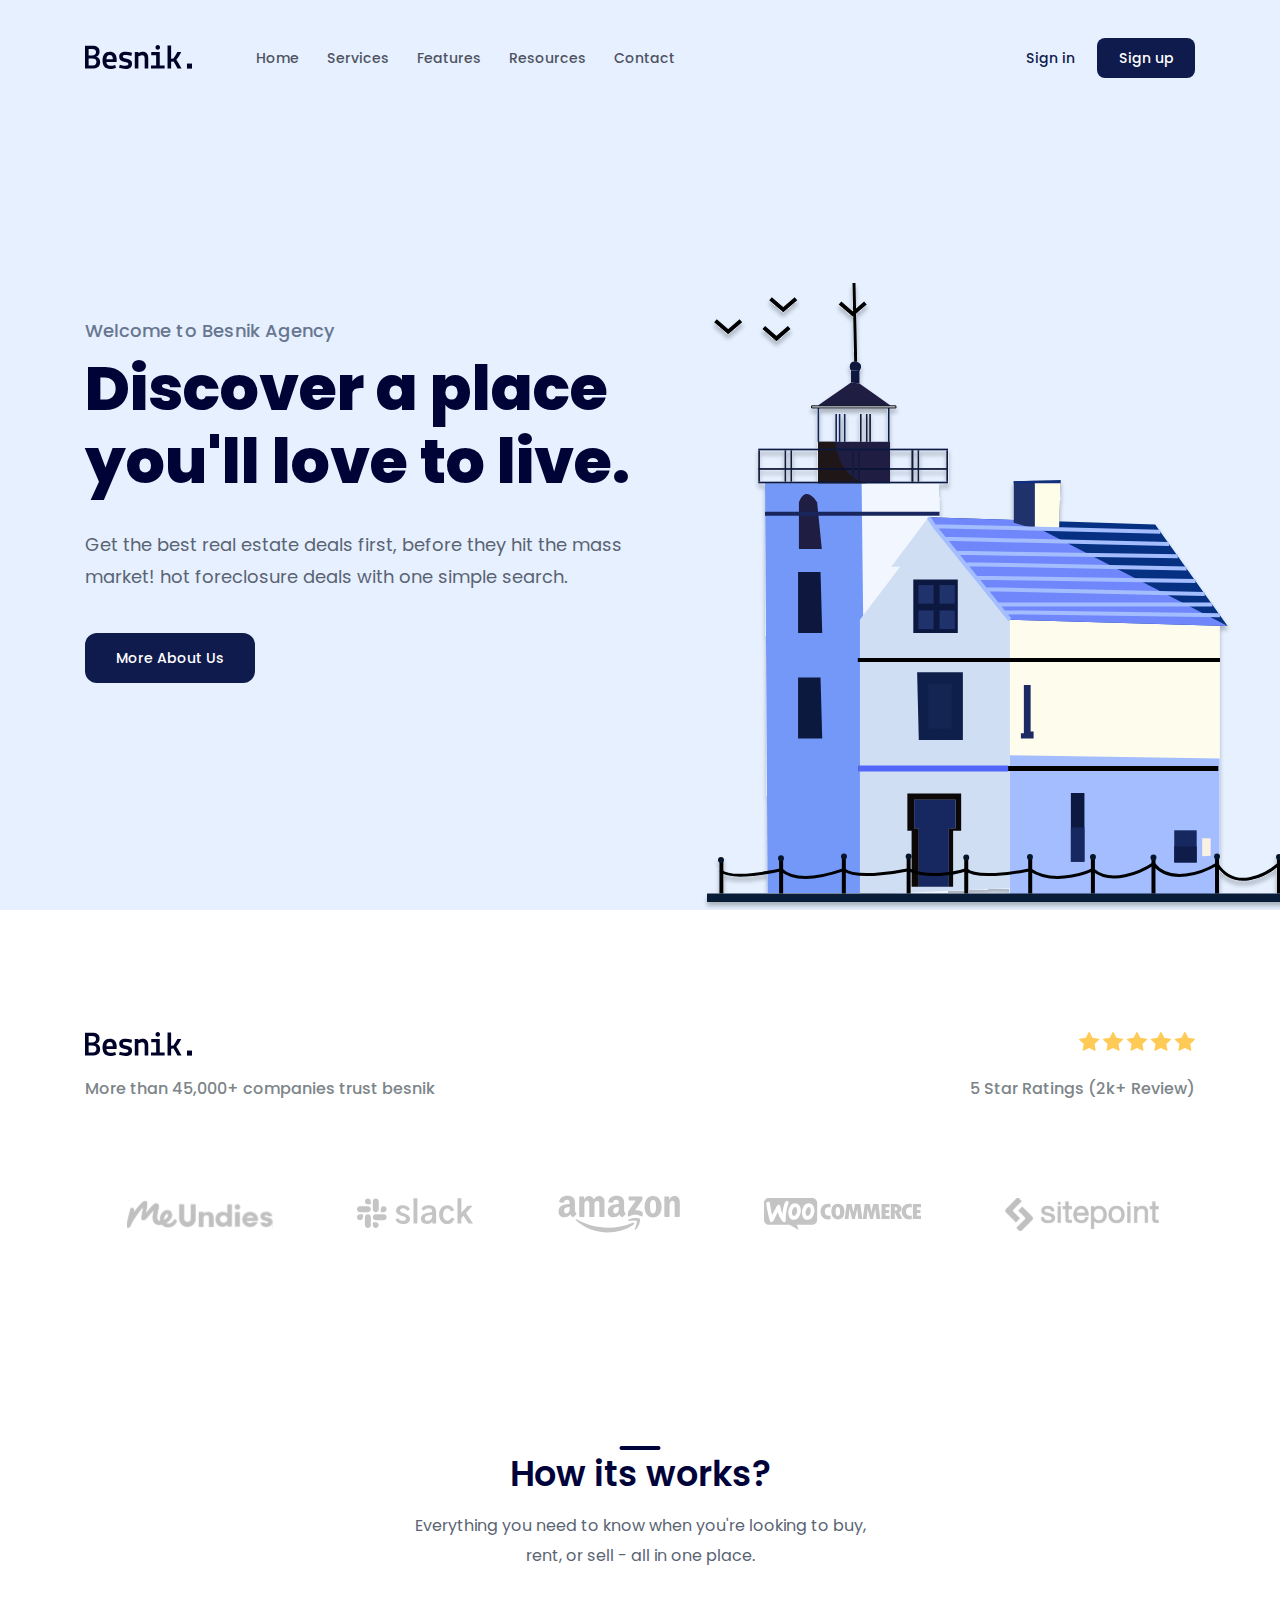
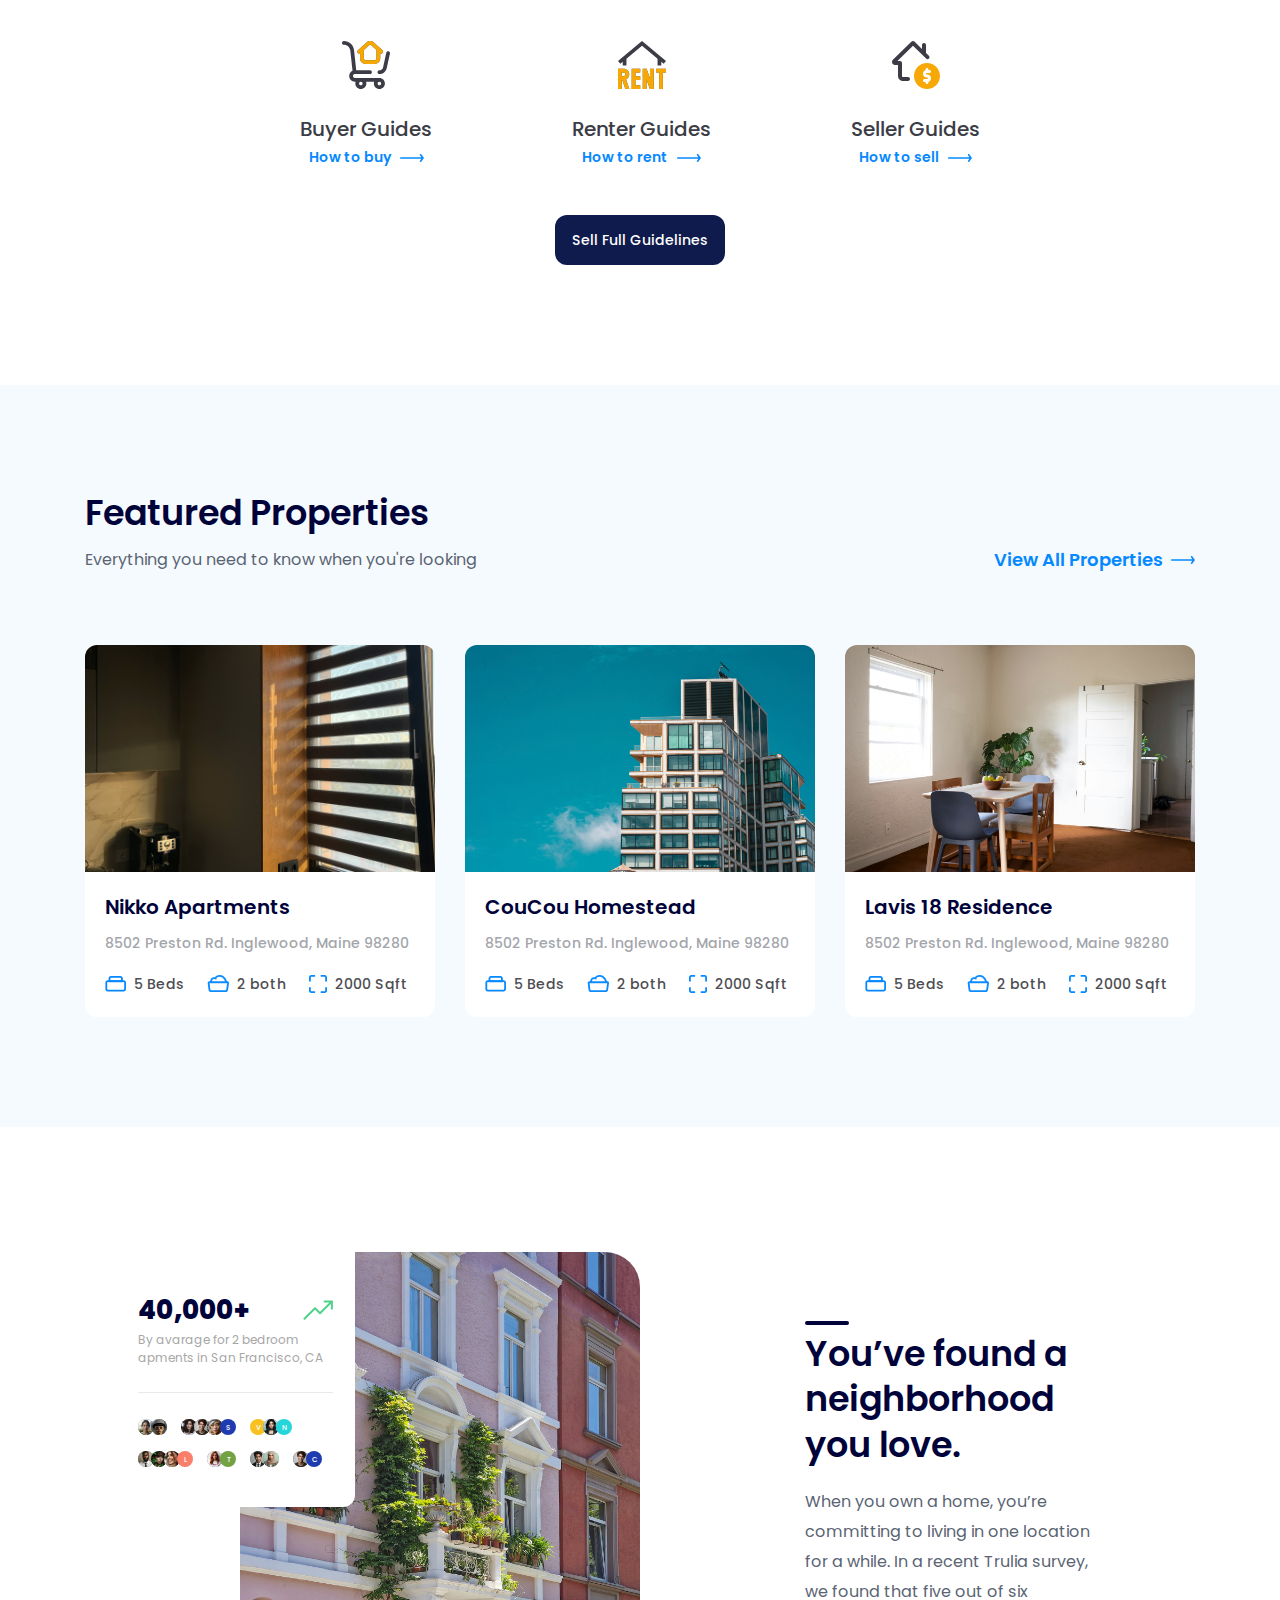
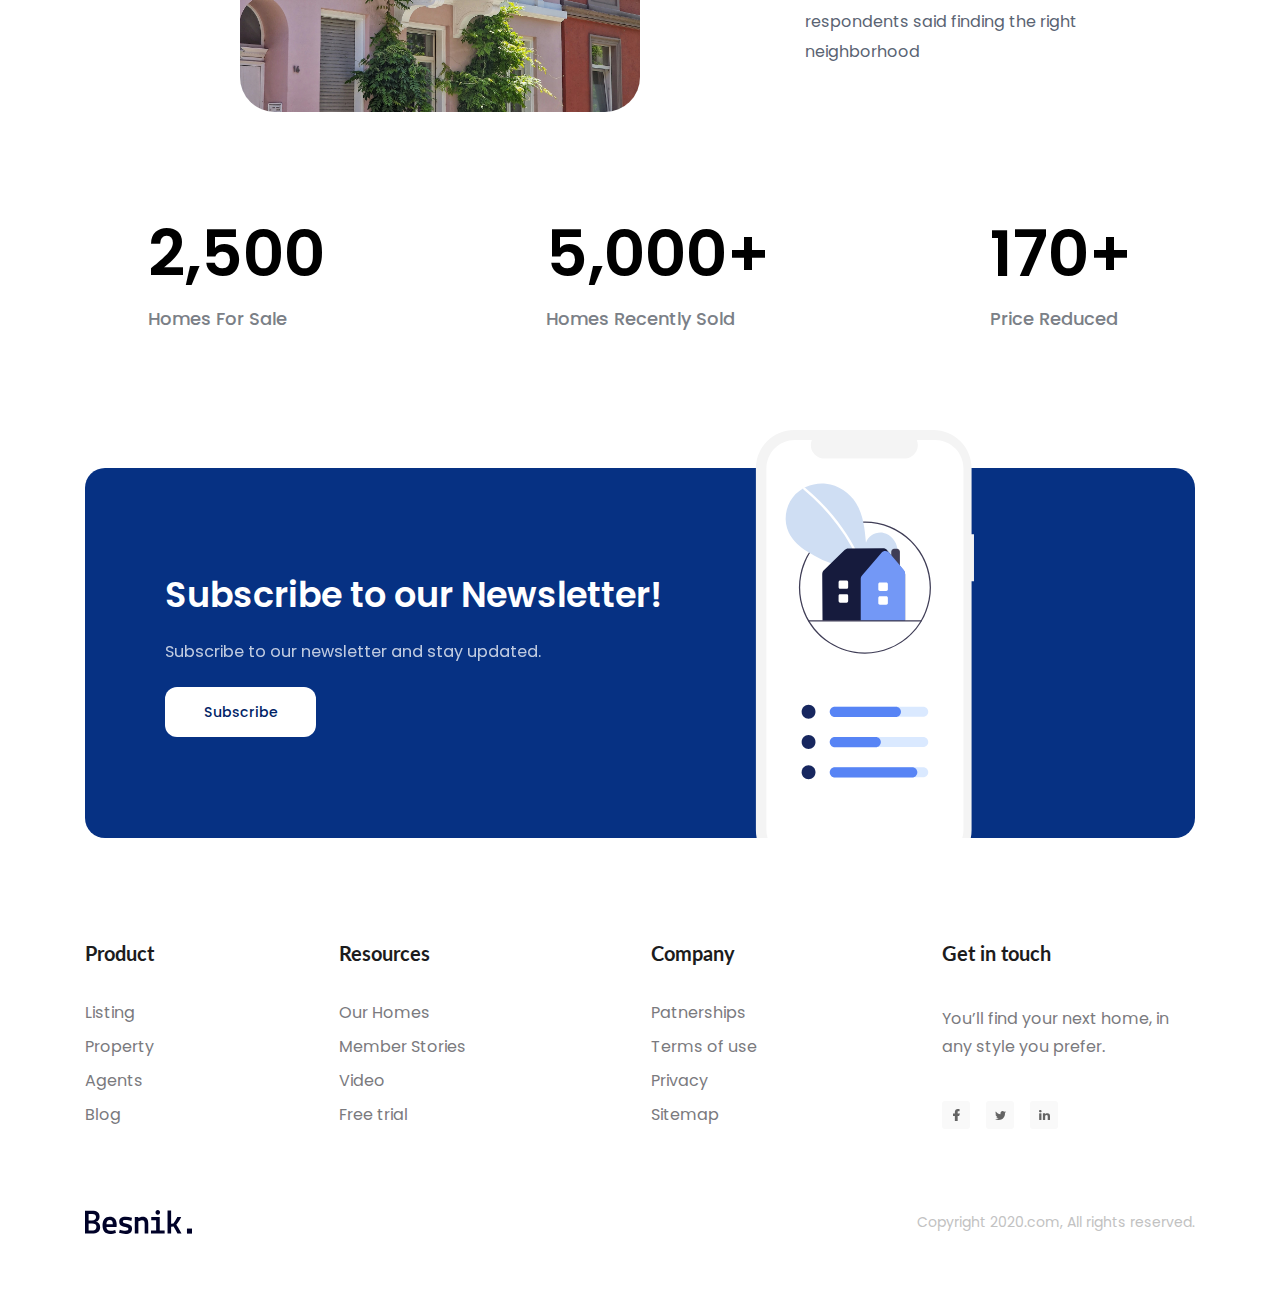
<file: index.html>
<!DOCTYPE html>
<html lang="en">

<head>
    <meta charset="UTF-8">
    <meta name="viewport" content="width=device-width, initial-scale=1.0">
    <title>Real EsTate</title>

    <!-- Favicon -->
    <link rel="apple-touch-icon" sizes="57x57" href="./assets/favicon/apple-icon-57x57.png">
    <link rel="apple-touch-icon" sizes="60x60" href="./assets/favicon/apple-icon-60x60.png">
    <link rel="apple-touch-icon" sizes="72x72" href="./assets/favicon/apple-icon-72x72.png">
    <link rel="apple-touch-icon" sizes="76x76" href="./assets/favicon/apple-icon-76x76.png">
    <link rel="apple-touch-icon" sizes="114x114" href="./assets/favicon/apple-icon-114x114.png">
    <link rel="apple-touch-icon" sizes="120x120" href="./assets/favicon/apple-icon-120x120.png">
    <link rel="apple-touch-icon" sizes="144x144" href="./assets/favicon/apple-icon-144x144.png">
    <link rel="apple-touch-icon" sizes="152x152" href="./assets/favicon/apple-icon-152x152.png">
    <link rel="apple-touch-icon" sizes="180x180" href="./assets/favicon/apple-icon-180x180.png">
    <link rel="icon" type="image/png" sizes="192x192" href="./assets/favicon/android-icon-192x192.png">
    <link rel="icon" type="image/png" sizes="32x32" href="./assets/favicon/favicon-32x32.png">
    <link rel="icon" type="image/png" sizes="96x96" href="./assets/favicon/favicon-96x96.png">
    <link rel="icon" type="image/png" sizes="16x16" href="./assets/favicon/favicon-16x16.png">
    <link rel="manifest" href="./assets/favicon/manifest.json">
    <meta name="msapplication-TileColor" content="#ffffff">
    <meta name="msapplication-TileImage" content="./assets/favicon/ms-icon-144x144.png">
    <meta name="theme-color" content="#ffffff">

    <!-- Reset CSS -->
    <link rel="stylesheet" href="./assets/css/reset.css">

    <!--Embed Laton Fonts -->
    <link rel="preconnect" href="https://fonts.googleapis.com">
    <link rel="preconnect" href="https://fonts.gstatic.com" crossorigin>
    <link href="https://fonts.googleapis.com/css2?family=Lato:wght@700&display=swap" rel="stylesheet">

    <!-- Styles-->
    <link rel="stylesheet" href="./assets/fonts/stylesheet.css">
    <link rel="stylesheet" href="./assets/css/styles.css">
    <link rel="stylesheet" href="./assets/css/responsive.css">
</head>

<body>
    <!-- PC Header -->
    <header class="fixed-header">
        <div class="content">
            <!-- Navbar -->
            <nav class="navbar">
                <!-- Tablet & Mobile Menu Icon -->
                <label for="menu-checkbox" class="toggle-menu">
                    <svg xmlns="http://www.w3.org/2000/svg" viewBox="0 0 448 512">
                        <path fill="currentColor"
                            d="M0 96C0 78.3 14.3 64 32 64l384 0c17.7 0 32 14.3 32 32s-14.3 32-32 32L32 128C14.3 128 0 113.7 0 96zM0 256c0-17.7 14.3-32 32-32l384 0c17.7 0 32 14.3 32 32s-14.3 32-32 32L32 288c-17.7 0-32-14.3-32-32zM448 416c0 17.7-14.3 32-32 32L32 448c-17.7 0-32-14.3-32-32s14.3-32 32-32l384 0c17.7 0 32 14.3 32 32z" />
                    </svg>
                </label>
                <!-- Logo -->
                <a href="#">
                    <img src="./assets/img/logo.svg" class="logo" alt="Besnik.">
                </a>
                <!-- Navigation -->
                <ul id="pc-nav">
                    <!-- <li><a href="#">Home</a></li>
                    <li><a href="#services">Services</a></li>
                    <li><a href="#features">Features</a></li>
                    <li><a href="#resources">Resources</a></li>
                    <li><a href="#contact">Contact</a></li> -->
                    <li><a href="#">Home</a></li>
                    <li><a href="#services">Services</a></li>
                    <li><a href="#features">Features</a></li>
                    <li><a href="#resources">Resources</a></li>
                    <li><a href="#contact">Contact</a></li>
                    <li class="show-on-mobile separate"><a href="#!">Sign in</a></li>
                    <li class="show-on-mobile"><a href="#!">Sign up</a></li>
                </ul>
                <!-- Button Action -->
                <div class="actions">
                    <a href="#!" class="action-link">Sign in</a>
                    <a href="#!" class="btn action-btn">Sign up</a>
                </div>
            </nav>
        </div>
    </header>

    <!-- Tablet & Mobile Header -->
    <header class="mobile-header">
        <input type="checkbox" name="" id="menu-checkbox" class="menu-checkbox" hidden>

        <!-- Overlay -->
        <label for="menu-checkbox" class="menu-overlay"></label>

        <!-- Menu Content -->
        <div class="menu-drawer">
            <!-- Logo -->
            <a href="#">
                <img src="./assets/img/logo.svg" alt="Besnik.">
            </a>
            <!-- Navigation -->
            <ul id="mobile-nav">
                <script>
                    const pcNav = document.querySelector('#pc-nav');
                    const mobileNav = document.querySelector('#mobile-nav');

                    // Copy from PC Nav to Mobile Nav
                    mobileNav.innerHTML = pcNav.innerHTML;
                </script>
            </ul>
        </div>
    </header>

    <main>
        <!-- Hero -->
        <div class="hero-wrap">
            <div class="content">
                <div class="info">
                    <p class="sub-title">Welcome to Besnik Agency</p>
                    <h1 class="title">Discover a place
                        you'll love to live.</h1>
                    <p class="desc">Get the best real estate deals first, before they hit the mass market! hot
                        foreclosure deals with one simple search.</p>
                    <!-- cta: call to action -->
                    <a href="#!" class="btn hero-cta">More About Us</a>
                </div>
                <img src="./assets/img/hero-img.svg" alt="Discover a place
                            you'll love to live." class="hero-img">
            </div>
        </div>
        <!-- Clients -->
        <div class="clients">
            <div class="content">
                <div class="row">
                    <!-- Logo -->
                    <img src="./assets/img/logo.svg" alt="Besnik." class="logo">
                    <div class="stars">
                        <!-- Stars -->
                        <img src="./assets/img/stars.svg" alt="stars">
                    </div>
                </div>

                <div class="row row-desc">
                    <p class="desc">More than 45,000+ companies trust besnik</p>
                    <p class="desc hide-on-mobile">5 Star Ratings (2k+ Review)</p>
                </div>

                <div class="images">
                    <a href="#!">
                        <img src="./assets/img/meundies.svg" alt="Meundies">
                    </a>

                    <a href="#!">
                        <img src="./assets/img/slack.svg" alt="Slack">
                    </a>

                    <a href="#!">
                        <img src="./assets/img/amazon-union.svg" alt="Amazon">
                    </a>

                    <a href="#!">
                        <img src="./assets/img/woo.svg" alt="WooCommerce">
                    </a>

                    <a href="#!">
                        <img src="./assets/img/sitepoint.svg" alt="Sitepoint">
                    </a>

                </div>
            </div>
        </div>
        <!-- Guides -->
        <div id="services" class="guides">
            <div class="content">
                <h2 class="sub-title">How its works?</h2>
                <p class="desc">
                    Everything you need to know when you're looking to buy, rent, or sell - all in one place.
                </p>
                <!-- List guide -->
                <ul class="list-guide">
                    <li class="guide-item">
                        <img src="./assets/img/buyer.svg" alt="Buyer" class="icon">
                        <h3 class="title">Buyer Guides</h3>
                        <a href="#!" class="link">
                            <span>How to buy</span>
                            <img src="./assets/img/arrow-right.svg" alt="Arrow right" class="arrow">
                        </a>
                    </li>
                    <li class="guide-item">
                        <img src="./assets/img/renter.svg" alt="Renter" class="icon">
                        <h3 class="title">Renter Guides</h3>
                        <a href="#!" class="link">
                            <span>How to rent</span>
                            <img src="./assets/img/arrow-right.svg" alt="Arrow right" class="arrow">
                        </a>
                    </li>
                    <li class="guide-item">
                        <img src="./assets/img/seller.svg" alt="Seller" class="icon">
                        <h3 class="title">Seller Guides</h3>
                        <a href="#!" class="link">
                            <span>How to sell</span>
                            <img src="./assets/img/arrow-right.svg" alt="Arrow right" class="arrow">
                        </a>
                    </li>
                </ul>
                <div class="guilde-cta">
                    <a href="#!" class="btn">Sell Full Guidelines</a>
                </div>
            </div>
        </div>
        <!-- Featured -->
        <div id="features" class="featured">
            <div class="content">
                <header>
                    <h2 class="sub-title">Featured Properties</h2>
                    <div class="row">
                        <p class="desc">Everything you need to know when you're looking</p>
                        <a href="#!" class="link">
                            <span>View All Properties</span>
                            <img src="./assets/img/arrow-right.svg" alt="Arrow right" class="arrow">
                        </a>
                    </div>
                </header>
                <!-- Featured List -->
                <div class="list">
                    <!-- Featured Item 1 -->
                    <div class="item">
                        <a href="#!">
                            <img src="./assets/img/appartment-1.jpg" alt="Nikko Apartments" class="thumb">
                        </a>
                        <div class="body">
                            <h3 class="title">
                                <a href="#!" class="line-clamp">Nikko Apartments</a>
                            </h3>
                            <p class="desc line-clamp">8502 Preston Rd. Inglewood, Maine 98280</p>
                            <div class="info">
                                <img src="./assets/img/beds.svg" alt="Beds" class="icon">
                                <span class="label">5 Beds</span>
                                <img src="./assets/img/both.svg" alt="Both" class="icon">
                                <span class="label">2 both</span>
                                <img src="./assets/img/sqft.svg" alt="Sqft" class="icon">
                                <span class="label">2000 Sqft</span>
                            </div>
                        </div>
                    </div>
                    <!-- Featured Item 2 -->
                    <div class="item">
                        <a href="#!">
                            <img src="./assets/img/appartment-2.jpg" alt="CouCou Homestead" class="thumb">
                        </a>
                        <div class="body">
                            <h3 class="title">
                                <a href="#!" class="line-clamp">CouCou Homestead</a>
                            </h3>
                            <p class="desc line-clamp">8502 Preston Rd. Inglewood, Maine 98280</p>
                            <div class="info">
                                <img src="./assets/img/beds.svg" alt="Beds" class="icon">
                                <span class="label">5 Beds</span>
                                <img src="./assets/img/both.svg" alt="Both" class="icon">
                                <span class="label">2 both</span>
                                <img src="./assets/img/sqft.svg" alt="Sqft" class="icon">
                                <span class="label">2000 Sqft</span>
                            </div>
                        </div>
                    </div>
                    <!-- Featured Item 3 -->
                    <div class="item">
                        <a href="#!">
                            <img src="./assets/img/appartment-3.jpg" alt="Lavis 18 Residence" class="thumb">
                        </a>
                        <div class="body">
                            <h3 class="title">
                                <a href="#!" class="line-clamp">Lavis 18 Residence</a>
                            </h3>
                            <p class="desc line-clamp">8502 Preston Rd. Inglewood, Maine 98280</p>
                            <div class="info">
                                <img src="./assets/img/beds.svg" alt="Beds" class="icon">
                                <span class="label">5 Beds</span>
                                <img src="./assets/img/both.svg" alt="Both" class="icon">
                                <span class="label">2 both</span>
                                <img src="./assets/img/sqft.svg" alt="Sqft" class="icon">
                                <span class="label">2000 Sqft</span>
                            </div>
                        </div>
                    </div>
                </div>

                <div class="view-all show-on-mobile">
                    <a href="#!" class="btn">View All Properties</a>
                </div>
            </div>
        </div>
        <!-- Stats -->
        <div id="resources" class="stats">
            <div class="content">
                <div class="row">
                    <div class="img-block">
                        <img class="image" src="./assets/img/stats-img.jpg" alt="You’ve found a neighborhood you love.">
                        <!-- Stats Trend -->
                        <div class="stats-trend">
                            <div class="row">
                                <strong class="value">40,000+</strong>
                                <img src="./assets/img/arrow-trend.svg" alt="trend" class="icon">
                            </div>
                            <p class="desc">By avarage for 2 bedroom apments in San Francisco, CA </p>
                            <div class="separate"></div>
                            <div class="avatar-block">
                                <!-- Group 1 (2 avt) -->
                                <div class="avatar-group">
                                    <img src="./assets/img/avatar/avatar-1.jpg" alt="" class="avatar">
                                    <img src="./assets/img/avatar/avatar-2.jpg" alt="" class="avatar">
                                </div>
                                <!-- Group 2 (4 avt) -->
                                <div class="avatar-group">
                                    <img src="./assets/img/avatar/avatar-3.jpg" alt="" class="avatar">
                                    <img src="./assets/img/avatar/avatar-4.jpg" alt="" class="avatar">
                                    <img src="./assets/img/avatar/avatar-5.jpg" alt="" class="avatar">
                                    <!-- <img src="./assets/img/avatar/avatar-6.jpg" alt="" class="avatar"> -->
                                    <div class="avatar default-avatar" style="--bg-default-avt:#1F3BB1"><span>S</span>
                                    </div>
                                </div>
                                <!-- Group 3 (3 avt) -->
                                <div class="avatar-group">
                                    <!-- <img src="./assets/img/avatar/avatar-7.jpg" alt="" class="avatar"> -->
                                    <div class="avatar default-avatar" style="--bg-default-avt:#F8C120"><span>V</span>
                                    </div>
                                    <img src="./assets/img/avatar/avatar-8.jpg" alt="" class="avatar">
                                    <!-- <img src="./assets/img/avatar/avatar-9.jpg" alt="" class="avatar"> -->
                                    <div class="avatar default-avatar" style="--bg-default-avt:#24D6D9"><span>N</span>
                                    </div>
                                </div>
                                <!-- Group 4 (4 avt) -->
                                <div class="avatar-group">
                                    <img src="./assets/img/avatar/avatar-10.jpg" alt="" class="avatar">
                                    <img src="./assets/img/avatar/avatar-11.jpg" alt="" class="avatar">
                                    <img src="./assets/img/avatar/avatar-12.jpg" alt="" class="avatar">
                                    <!-- <img src="./assets/img/avatar/avatar-13.jpg" alt="" class="avatar"> -->
                                    <div class="avatar default-avatar" style="--bg-default-avt:#F97F6B"><span>L</span>
                                    </div>
                                </div>
                                <!-- Group 5 (2 avt) -->
                                <div class="avatar-group">
                                    <img src="./assets/img/avatar/avatar-14.jpg" alt="" class="avatar">
                                    <!-- <img src="./assets/img/avatar/avatar-15.jpg" alt="" class="avatar"> -->
                                    <div class="avatar default-avatar" style="--bg-default-avt:#73A242"><span>T</span>
                                    </div>
                                </div>
                                <!-- Group 6 (2 avt) -->
                                <div class="avatar-group">
                                    <img src="./assets/img/avatar/avatar-16.jpg" alt="" class="avatar">
                                    <img src="./assets/img/avatar/avatar-17.jpg" alt="" class="avatar">
                                </div>
                                <!-- Group 7 (2 avt) -->
                                <div class="avatar-group">
                                    <img src="./assets/img/avatar/avatar-18.jpg" alt="" class="avatar">
                                    <div class="avatar default-avatar" style="--bg-default-avt:#1F3BB0"><span>C</span>
                                    </div>
                                    <!-- <img src="./assets/img/avatar/avatar-19.jpg" alt="" class="avatar"> -->
                                </div>
                            </div>
                        </div>
                    </div>
                    <div class="info">
                        <h2 class="sub-title">You’ve found a neighborhood you love.</h2>
                        <p class="desc">When you own a home, you’re committing to living in one location for a while. In
                            a recent Trulia survey, we found that
                            five out of six respondents said finding the right neighborhood</p>
                    </div>
                </div>
                <div class="row row-qty">
                    <div class="qty-item">
                        <strong class="qty">2,500</strong>
                        <p class="qty-desc">Homes For Sale</p>
                    </div>
                    <div class="qty-item">
                        <strong class="qty">5,000+</strong>
                        <p class="qty-desc">Homes Recently Sold</p>
                    </div>
                    <div class="qty-item">
                        <strong class="qty">170+</strong>
                        <p class="qty-desc">Price Reduced</p>
                    </div>
                </div>
            </div>
        </div>

        <!-- Subcription -->
        <div id="contact" class="subcription">
            <div class="content">
                <div class="body">
                    <div class="info">
                        <h2 class="sub-title">Subscribe to our Newsletter!</h2>
                        <p class="desc" style="--line-clamp:3">Subscribe to our newsletter and stay updated.
                        </p>
                        <a href="#!" class="btn">Subscribe</a>
                    </div>
                    <img src="./assets/img/newsletter.svg" alt="Subscribe to our Newsletter!" class="image">
                </div>
            </div>
        </div>
    </main>

    <!-- Footer -->
    <footer class="footer">
        <div class="content">
            <div class="row row-top">
                <!-- Product Column -->
                <div class="column">
                    <h3 class="heading">Product</h3>
                    <ul class="list">
                        <li class="item">
                            <a href="">Listing</a>
                        </li>
                        <li class="item">
                            <a href="">Property</a>
                        </li>
                        <li class="item">
                            <a href="">Agents</a>
                        </li>
                        <li class="item">
                            <a href="">Blog</a>
                        </li>
                    </ul>
                </div>

                <!-- Resources Column -->
                <div class="column">
                    <h3 class="heading">Resources</h3>
                    <ul class="list">
                        <li class="item">
                            <a href="">Our Homes</a>
                        </li>
                        <li class="item">
                            <a href="">Member Stories</a>
                        </li>
                        <li class="item">
                            <a href="">Video</a>
                        </li>
                        <li class="item">
                            <a href="">Free trial</a>
                        </li>
                    </ul>
                </div>

                <!-- Company Column -->
                <div class="column">
                    <h3 class="heading">Company</h3>
                    <ul class="list">
                        <li class="item">
                            <a href="">Patnerships</a>
                        </li>
                        <li class="item">
                            <a href="">Terms of use</a>
                        </li>
                        <li class="item">
                            <a href="">Privacy</a>
                        </li>
                        <li class="item">
                            <a href="">Sitemap</a>
                        </li>
                    </ul>
                </div>

                <!-- Get in touch Column -->
                <div class="column">
                    <h3 class="heading">Get in touch</h3>
                    <p class="desc">You’ll find your next home, in any style you prefer.</p>
                    <div class="social">
                        <a href="#!" class="social-link">
                            <img src="./assets/img/facebook.svg" alt="">
                        </a>
                        <a href="#!" class="social-link">
                            <img src="./assets/img/twitter.svg" alt="">
                        </a>
                        <a href="#!" class="social-link">
                            <img src="./assets/img/linkedin.svg" alt="">
                        </a>
                    </div>
                </div>
            </div>
            <div class="row row-bottom">
                <img src="./assets/img/logo.svg" alt="Besnik." class="logo">
                <p class="copyright">Copyright 2020.com, All rights reserved.</p>
            </div>
        </div>
    </footer>
</body>

</html>
</file>
<file: assets/fonts/stylesheet.css>
/* ============ Poppins ============ */
@font-face {
  font-family: "Poppins";
  src: url("Poppins/Poppins-Bold.woff2") format("woff2"),
    url("Poppins/Poppins-Bold.woff") format("woff");
  font-weight: bold;
  font-style: normal;
  font-display: swap;
}

@font-face {
  font-family: "Poppins";
  src: url("Poppins/Poppins-Black.woff2") format("woff2"),
    url("Poppins/Poppins-Black.woff") format("woff");
  font-weight: 900;
  font-style: normal;
  font-display: swap;
}

@font-face {
  font-family: "Poppins";
  src: url("Poppins/Poppins-BoldItalic.woff2") format("woff2"),
    url("Poppins/Poppins-BoldItalic.woff") format("woff");
  font-weight: bold;
  font-style: italic;
  font-display: swap;
}

@font-face {
  font-family: "Poppins";
  src: url("Poppins/Poppins-BlackItalic.woff2") format("woff2"),
    url("Poppins/Poppins-BlackItalic.woff") format("woff");
  font-weight: 900;
  font-style: italic;
  font-display: swap;
}

@font-face {
  font-family: "Poppins";
  src: url("Poppins/Poppins-Italic.woff2") format("woff2"),
    url("Poppins/Poppins-Italic.woff") format("woff");
  font-weight: normal;
  font-style: italic;
  font-display: swap;
}

@font-face {
  font-family: "Poppins";
  src: url("Poppins/Poppins-ExtraBoldItalic.woff2") format("woff2"),
    url("Poppins/Poppins-ExtraBoldItalic.woff") format("woff");
  font-weight: bold;
  font-style: italic;
  font-display: swap;
}

@font-face {
  font-family: "Poppins";
  src: url("Poppins/Poppins-ExtraLightItalic.woff2") format("woff2"),
    url("Poppins/Poppins-ExtraLightItalic.woff") format("woff");
  font-weight: 200;
  font-style: italic;
  font-display: swap;
}

@font-face {
  font-family: "Poppins";
  src: url("Poppins/Poppins-ExtraLight.woff2") format("woff2"),
    url("Poppins/Poppins-ExtraLight.woff") format("woff");
  font-weight: 200;
  font-style: normal;
  font-display: swap;
}

@font-face {
  font-family: "Poppins";
  src: url("Poppins/Poppins-Light.woff2") format("woff2"),
    url("Poppins/Poppins-Light.woff") format("woff");
  font-weight: 300;
  font-style: normal;
  font-display: swap;
}

@font-face {
  font-family: "Poppins";
  src: url("Poppins/Poppins-ExtraBold.woff2") format("woff2"),
    url("Poppins/Poppins-ExtraBold.woff") format("woff");
  font-weight: bold;
  font-style: normal;
  font-display: swap;
}

@font-face {
  font-family: "Poppins";
  src: url("Poppins/Poppins-SemiBoldItalic.woff2") format("woff2"),
    url("Poppins/Poppins-SemiBoldItalic.woff") format("woff");
  font-weight: 600;
  font-style: italic;
  font-display: swap;
}

@font-face {
  font-family: "Poppins";
  src: url("Poppins/Poppins-LightItalic.woff2") format("woff2"),
    url("Poppins/Poppins-LightItalic.woff") format("woff");
  font-weight: 300;
  font-style: italic;
  font-display: swap;
}

@font-face {
  font-family: "Poppins";
  src: url("Poppins/Poppins-MediumItalic.woff2") format("woff2"),
    url("Poppins/Poppins-MediumItalic.woff") format("woff");
  font-weight: 500;
  font-style: italic;
  font-display: swap;
}

@font-face {
  font-family: "Poppins";
  src: url("Poppins/Poppins-SemiBold.woff2") format("woff2"),
    url("Poppins/Poppins-SemiBold.woff") format("woff");
  font-weight: 600;
  font-style: normal;
  font-display: swap;
}

@font-face {
  font-family: "Poppins";
  src: url("Poppins/Poppins-Medium.woff2") format("woff2"),
    url("Poppins/Poppins-Medium.woff") format("woff");
  font-weight: 500;
  font-style: normal;
  font-display: swap;
}

@font-face {
  font-family: "Poppins";
  src: url("Poppins/Poppins-Regular.woff2") format("woff2"),
    url("Poppins/Poppins-Regular.woff") format("woff");
  font-weight: normal;
  font-style: normal;
  font-display: swap;
}

@font-face {
  font-family: "Poppins";
  src: url("Poppins/Poppins-Thin.woff2") format("woff2"),
    url("Poppins/Poppins-Thin.woff") format("woff");
  font-weight: 100;
  font-style: normal;
  font-display: swap;
}

@font-face {
  font-family: "Poppins";
  src: url("Poppins/Poppins-ThinItalic.woff2") format("woff2"),
    url("Poppins/Poppins-ThinItalic.woff") format("woff");
  font-weight: 100;
  font-style: italic;
  font-display: swap;
}

/* ============ Other Fonts ============ */
</file>
<file: assets/css/styles.css>
* {
  box-sizing: border-box;
}
:root {
  --primary-color: #0f1b4c;
}

html,
body {
  scroll-behavior: smooth;
}

html {
  font-size: 62.5%;
}

body {
  font-size: 1.6rem;
  font-family: "Poppins", sans-serif;
}

/* ========== Common ========== */
a {
  text-decoration: none;
  -webkit-tap-highlight-color: transparent;
}

.content {
  width: 1110px;
  max-width: calc(100% - 48px);
  margin-left: auto;
  margin-right: auto;
}

.btn {
  display: inline-block;
  min-width: 98px;
  padding: 18px 16px;
  border-radius: 12px;
  background-color: var(--primary-color);
  font-size: 1.4rem;
  font-weight: 500;
  color: #fff;
  text-align: center;
}

.btn:hover {
  opacity: 0.9;
}

.line-clamp {
  display: -webkit-box;
  -webkit-line-clamp: var(--line-clamp, 2);
  -webkit-box-orient: vertical;
  overflow: hidden;
}

/* Default Avatar */
/* .default-avatar {
  background-color: var(--bg-default-avt, gray);
  color: #fff;
  font-size: 0.7rem;
  font-weight: 450;
  letter-spacing: -0.02em;
} */

/* ========== Header ========== */
.fixed-header {
  background: #e6f0ff;
  padding-top: 26px;
  position: sticky;
  top: -26px;
  z-index: 1;
}

.hero-wrap {
  height: calc(100vh - 80px);
  display: flex;
  flex-direction: column;
  justify-content: center;
  background: #e6f0ff;
  position: relative;
}

.navbar {
  display: flex;
  align-items: center;
  /* padding-top: 38px; */
  padding: 12px 0;
}

.navbar ul {
  display: flex;
  margin-left: 50px;
}

.navbar .actions {
  margin-left: auto;
}

.navbar ul a {
  /* display: inline-block; */
  font-size: 1.4rem;
  font-weight: 500;
  color: #4f5361;
  padding: 8px 14px;
}

.navbar ul a:hover {
  text-decoration: underline;
}

.navbar .action-link {
  font-size: 1.4rem;
  font-weight: 500;
  color: var(--primary-color);
}

.navbar .action-btn {
  padding: 13px 16px;
  margin-left: 18px;
  border-radius: 8px;
}

/* .hero {
  margin-top: 130px;
} */

.hero-wrap .sub-title {
  color: #687690;
  font-size: 1.8rem;
  font-weight: 500;
  line-height: 1.5;
  letter-spacing: 0.01em;
}

.hero-wrap .title {
  color: #000336;
  margin-top: 8px;
  font-size: 6.2rem;
  font-weight: 700;
  line-height: 1.19; /* 118.75% */
}

.hero-wrap .info {
  width: 51%;
}

.hero-wrap .desc {
  color: #5a6473;
  margin-top: 30px;
  font-size: 1.8rem;
  font-weight: 400;
  line-height: 1.78; /* 177.778% */
}

.hero-cta {
  min-width: 170px;
  margin-top: 40px;
}

.hero-img {
  position: absolute;
  right: calc((100vw - 1110px) / 2 - 100px);
  bottom: 0;
}

/* ========== Clients ========== */
.clients {
  margin-top: 79px;
  padding: 43px 0 64px;
}

.clients .row {
  display: flex;
  justify-content: space-between;
}

.clients .desc {
  color: #7d8589;
  font-size: 1.6rem;
  font-weight: 500;
  line-height: 1.25; /* 125% */
}
.clients .row-desc {
  margin-top: 23px;
}

.clients .images {
  margin-top: 70px;
  display: flex;
  align-items: center;
  justify-content: space-between;
}

.clients .images a {
  display: flex;
  align-items: center;
  height: 90px;
  padding: 0 42px;
  border-radius: 12px;
}

.clients .images a:hover {
  box-shadow: 0 10px 20px rgba(0, 0, 0, 0.1);
}

/* ========== Guides ========== */
.guides {
  margin-top: 40px;
  padding: 93px 0 79px;
}

.guides .sub-title {
  color: #000339;
  text-align: center;
  font-size: 3.5rem;
  font-weight: 600;
  line-height: 1; /* 100% */
  position: relative;
}

.guides .sub-title::before {
  content: "";
  display: inline-block;
  width: 41px;
  height: 4px;
  background: #000339;
  border-radius: 12px;
  position: absolute;
  top: -10px;
  left: 50%;
  transform: translateX(-50%);
}

.guides .desc {
  width: 459px;
  max-width: 100%;
  margin: 20px auto 0;
  color: #5a6473;
  text-align: center;
  font-size: 1.6rem;
  font-weight: 400;
  line-height: 1.88; /* 187.5% */
}

.list-guide {
  margin-top: 70px;
  display: flex;
  justify-content: center;
}

.guide-item {
  margin: 0 70px;
  text-align: center;
}

.guide-item .title {
  color: #3b3c45;
  margin-top: 26px;
  font-size: 2rem;
  font-weight: 500;
  line-height: 1.1; /* 110% */
}

.guide-item .link {
  display: inline-block;
  color: #0689ff;
  margin-top: 10px;
  font-size: 1.4rem;
  font-weight: 600;
  /* line-height: normal; */
}

.guide-item .arrow {
  margin-left: 6px;
}

.guilde-cta {
  display: flex;
  justify-content: center;
  margin-top: 50px;
}

.guilde-cta .btn {
  min-width: 170px;
}

/* ========== Featured ========== */
.featured {
  margin-top: 41px;
  padding: 110px 0;
  background: #f5fafe;
}

.featured .sub-title {
  color: #000339;
  font-size: 3.5rem;
  font-weight: 600;
  line-height: 1; /* 100% */
}

.featured .row {
  display: flex;
  justify-content: space-between;
  margin-top: 15px;
}

.featured .desc {
  color: #5a6473;
  font-size: 1.6rem;
  font-weight: 400;
  line-height: 1.88; /* 187.5% */
}

.featured .link {
  display: flex;
  align-items: center;
  color: #0689ff;
  font-size: 1.8rem;
  font-weight: 600;
}

.featured .link .arrow {
  margin-left: 8px;
}

/* .featured .link .arrow {
  position: relative;
  top: -2px;
} */

.featured .list {
  display: grid;
  grid-template-columns: repeat(3, 1fr);
  gap: 30px;
  margin-top: 70px;
}

.featured .item {
  background: #fff;
  flex: 1;
  border-radius: 12px;
}

.featured .item .thumb {
  width: 100%;
  height: 227px;
  object-fit: cover;
  border-top-left-radius: 12px;
  border-top-right-radius: 12px;
}

.featured .item .body {
  padding: 17px 20px 24px;
}

.featured .item .title a {
  color: #000339;
  font-size: 2rem;
  font-weight: 600;
  line-height: 1.5; /* 100% */
}

.featured .item .desc {
  --line-clamp: 3;
  margin-top: 11px;
  color: #a3a6ab;
  font-size: 1.4rem;
  font-weight: 500;
  line-height: 1.5;
  word-break: break-all;
}

.featured .item .info {
  display: flex;
  align-items: center;
  margin-top: 21px;
}

.featured .item .icon {
  margin-left: 23px;
}

.featured .item .icon:first-child {
  margin-left: 0;
}

.featured .item .label {
  margin-left: 8px;
  color: #4d4d52;
  font-size: 1.4rem;
  font-weight: 500;
  line-height: 1; /* 100% */
  letter-spacing: 0.01em;
}
/* ========== Stats ========== */
.stats {
  margin-top: 75px;
  padding: 50px 0;
}

.stats .content {
  width: 1048px;
}

.stats .row {
  display: flex;
}

.stats .img-block,
.stats .info {
  width: 50%;
}

.stats .img-block {
  position: relative;
}

.stats-trend {
  position: absolute;
  top: 0;
  left: 0;
  width: 239px;
  padding: 45px 22px 40px;
  border-radius: 0px 0px 12px 12px;
  background-color: #fff;
}

.stats-trend .value {
  color: #000339;
  font-size: 2.6rem;
  font-weight: 700;
  letter-spacing: 0.26px;
}

.stats-trend .icon {
  margin-left: auto;
}

.stats-trend .desc {
  color: #a7a7a7;
  margin-top: 8px;
  font-size: 1.2rem;
  font-weight: 400;
  line-height: 1.5; /* 150% */
}

.stats-trend .separate {
  height: 1.2px;
  margin-top: 25px;
  background: #e9e9e9;
}

.stats .img-block .image {
  display: block;
  margin-left: auto;
  width: 400px;
  height: 460px;
  object-fit: cover;
  border-radius: 35px;
}

.stats .info {
  padding: 79px 0 0 165px;
}

.stats .sub-title {
  position: relative;
  width: 269px;
  color: #000339;
  font-size: 3.5rem;
  font-weight: 600;
  line-height: 1.29; /* 128.571% */
}

.stats .sub-title::before {
  position: absolute;
  left: 0;
  top: -10px;
  content: "";
  display: block;
  width: 44px;
  height: 4px;
  border-radius: 12px;
  background: #000339;
}

.stats .info .desc {
  width: 309px;
  margin-top: 20px;
  color: #5a6473;
  font-size: 1.6rem;
  font-weight: 400;
  line-height: 1.88; /* 187.5% */
}

.stats .avatar-block {
  display: flex;
  flex-wrap: wrap;
  gap: 16px 14px;
  margin-top: 26px;
}

.stats .avatar-group {
  display: flex;
}

.stats .avatar {
  display: flex;
  justify-content: center;
  align-items: center;
  width: 16px;
  height: 16px;
  margin-left: -3px;
  object-fit: cover;
  border-radius: 50%;
  background-color: var(--bg-default-avt, gray);
  color: #fff;
  font-size: 0.7rem;
  font-weight: 450;
  letter-spacing: -0.02em;
}

.stats .avatar:first-child {
  margin-left: 0;
}

.stats .row-qty {
  justify-content: space-between;
  margin-top: 110px;
  padding: 0 32px;
}

.stats .qty {
  color: #000;
  font-size: 6.4rem;
  font-weight: 600;
}

.stats .qty-desc {
  margin-top: 24px;
  color: #7b8087;
  font-size: 1.8rem;
  font-weight: 500;
}

/* ========== Subcription ========== */
.subcription {
  margin-top: 90px;
}

.subcription .body {
  position: relative;
  display: flex;
  align-items: center;
  height: 370px;
  border-radius: 20px;
  background: #063183;
}

.subcription .info {
  padding: 0 80px;
  width: 671px;
  /* max-width: 100%; */
}

.subcription .sub-title {
  color: #fff;
  font-size: 3.5rem;
  font-weight: 600;
  line-height: 1.5; /* 150% */
}

.subcription .desc {
  margin-top: 15px;
  color: #fff;
  font-size: 1.6rem;
  font-weight: 400;
  line-height: 1.88; /* 187.5% */
  opacity: 0.75;
}

.subcription .btn {
  margin-top: 20px;
  min-width: 151px;
  background: #fff;
  border-radius: 12px;
  color: #002366;
}

.subcription .image {
  position: absolute;
  bottom: 0;
  right: 221px;
}

/* ========== Footer ========== */

.footer {
  margin-top: 55px;
  padding: 50px 0 58px;
}

.footer .row {
  display: flex;
}

.footer .row-top {
  column-gap: 185px;
}

.footer .heading {
  font-family: "Lato", sans-serif;
  font-size: 2rem;
  font-weight: 700;
  color: #1c1c1d;
}

.footer .list,
.footer .desc {
  margin-top: 42px;
}

.footer .item {
  margin-top: 18px;
}

.footer .item a,
.footer .desc {
  color: #7a7a7e;
  font-size: 1.6rem;
  font-weight: 400;
  white-space: nowrap;
}

.footer .desc {
  white-space: normal;
  line-height: 1.75; /* 175% */
}

.footer .social {
  display: flex;
  margin-top: 40px;
}

.footer .social-link {
  display: flex;
  justify-content: center;
  align-items: center;
  width: 28px;
  height: 28px;
  border-radius: 3px;
  background: #f9f9f9;
}

.footer .social-link + .social-link {
  margin-left: 16px;
}

.footer .social-link:hover {
  background: #e4e7ec;
}

.footer .row-bottom {
  display: flex;
  align-items: center;
  justify-content: space-between;
  margin-top: 81px;
}

.footer .copyright {
  color: #c2c2c2;
  font-size: 1.4rem;
  font-weight: 400;
}
</file>
<file: assets/css/responsive.css>
/* PC */
@media screen and (min-width: 992px) {
  .mobile-header {
    display: none;
  }

  .show-on-mobile {
    display: none;
  }
}

/* Tablet & Mobile */
/* Ăn cả Tablet và Mobile thì tính từ 991px đổ xuống */
@media screen and (max-width: 991px) {
  .navbar {
    position: relative;
  }

  .navbar .logo {
    position: absolute;
    top: 50%;
    left: 50%;
    transform: translate(-50%, -50%);
  }

  .navbar ul {
    display: none;
  }

  .toggle-menu svg {
    width: 24px;
    color: #666;
  }

  .menu-overlay {
    position: fixed;
    inset: 0;
    background-color: rgba(0, 0, 0, 0.3);
    z-index: 1;
    opacity: 0;
    visibility: hidden;
    transition: 0.5s ease;
  }

  .menu-drawer {
    position: fixed;
    inset: 0 40% 0 0;
    background: #fff;
    z-index: 2;
    padding: 60px;
    transform: translateX(-100%);
    transition: 0.5s ease;
  }

  .menu-drawer ul {
    margin-top: 32px;
  }

  .menu-drawer ul a {
    display: block;
    color: #333;
    padding: 14px 0;
    font-weight: 500;
  }

  .menu-checkbox:checked ~ .menu-overlay {
    opacity: 1;
    visibility: visible;
  }

  .menu-checkbox:checked ~ .menu-drawer {
    transform: translateX(0);
  }

  .separate {
    border-top: 1.5px solid #d4dfe6;
  }

  .hero-img {
    display: none;
  }

  .hero-wrap .info {
    width: 80%;
    margin: 0 auto;
    text-align: center;
  }

  .clients .images {
    flex-wrap: wrap;
    justify-content: center;
  }

  .guide-item {
    flex: 1;
    margin: 0;
  }

  .featured .list {
    grid-template-columns: 1fr 1fr;
  }

  .stats .row {
    flex-direction: column;
  }

  .stats .img-block,
  .stats .info {
    width: 100%;
  }

  .stats .img-block {
    order: 2;
    margin-top: 80px;
  }

  .stats .info {
    order: 1;
    padding: 0;
  }

  .stats .sub-title {
    width: 70%;
  }

  .stats .info .desc {
    width: 100%;
  }

  .stats .row-qty {
    flex-direction: row;
  }

  .stats .qty {
    font-size: 5rem;
  }

  .stats .qty-desc {
    font-size: 1.5rem;
  }

  .subcription .image {
    display: none;
  }

  .footer .row-top {
    display: grid;
    grid-template-columns: 1fr 2fr;
    row-gap: 80px;
  }
}

/* Tablet */
@media screen and (min-width: 768px) and (max-width: 991px) {
  .show-on-mobile {
    display: none;
  }
}

/* Mobile */
@media screen and (max-width: 767px) {
  .hide-on-mobile {
    display: none;
  }

  .menu-drawer {
    inset: 0 25% 0 0;
    padding: 40px;
  }

  .navbar .actions {
    display: none;
  }

  .hero-wrap {
    height: calc(100vh - 80px);
  }

  .hero-wrap .title {
    margin-top: 20px;
    font-size: 5.2rem;
  }

  .hero-wrap .desc {
    width: 100%;
  }

  .clients .images {
    row-gap: 20px;
  }

  .list-guide {
    flex-direction: column;
    row-gap: 60px;
  }

  .guilde-cta .btn {
    margin-top: 60px;
  }

  .featured .link {
    display: none;
  }

  .featured .list {
    grid-template-columns: 1fr;
  }

  .featured .view-all {
    display: flex;
    justify-content: center;
    margin-top: 60px;
  }

  .stats .sub-title {
    width: 100%;
  }

  .stats .img-block .image {
    width: 100%;
  }

  .stats .row-qty {
    flex-direction: column;
    align-items: center;
    row-gap: 60px;
  }

  .subcription .info {
    padding: 32px;
  }

  .subcription .body {
    height: auto;
  }

  .footer .row-top {
    grid-template-columns: 1fr;
  }

  .footer .row-bottom {
    flex-direction: column;
    align-items: flex-start;
    row-gap: 24px;
  }

  /* .stats-trend {
    left: 20px;
  } */
}

@media screen and (max-width: 576px) {
  .hero-wrap .title {
    font-size: 4.4rem;
  }

  .hero-wrap .desc {
    font-size: 1.7rem;
  }

  .featured .sub-title {
    font-size: 3.2rem;
  }

  /* .content {
    max-width: calc(100% - 20px);
  } */

  .featured .item .desc,
  .featured .item .label {
    font-size: 1.3rem;
  }
}
</file>
